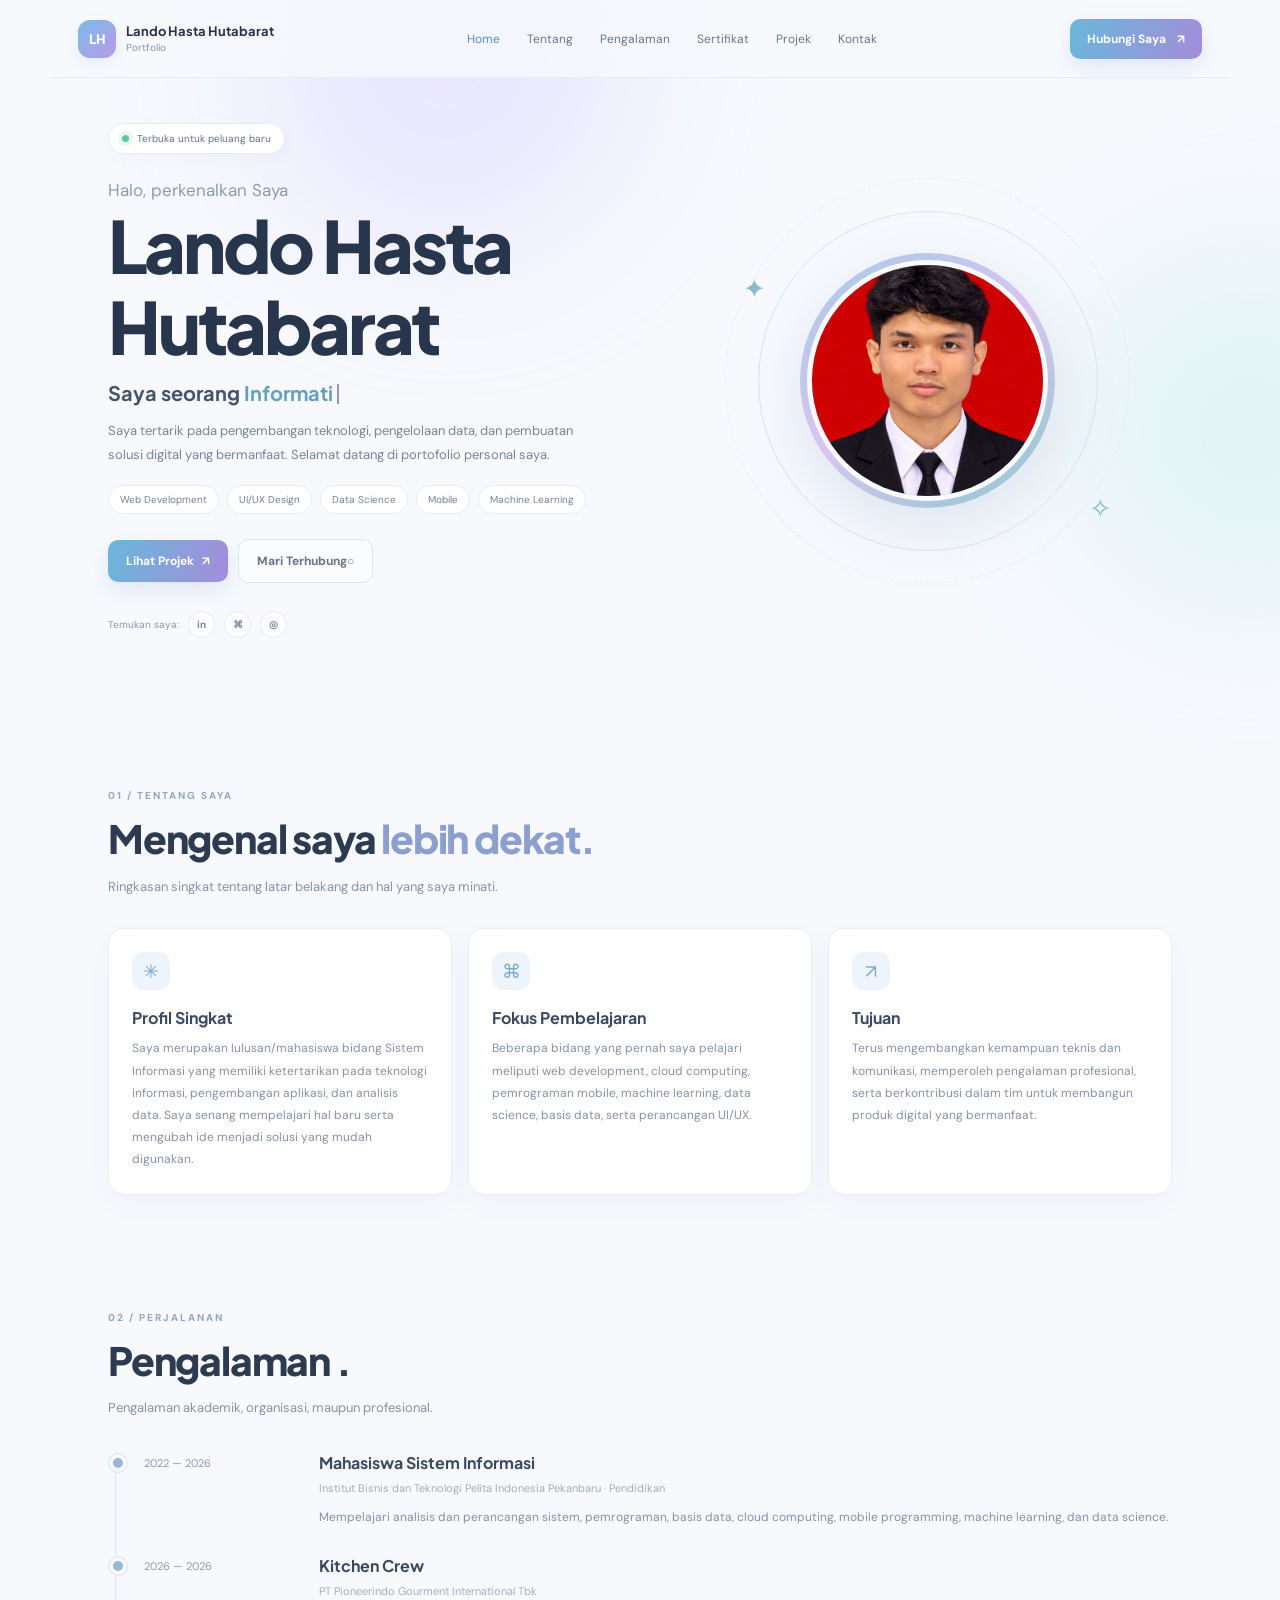
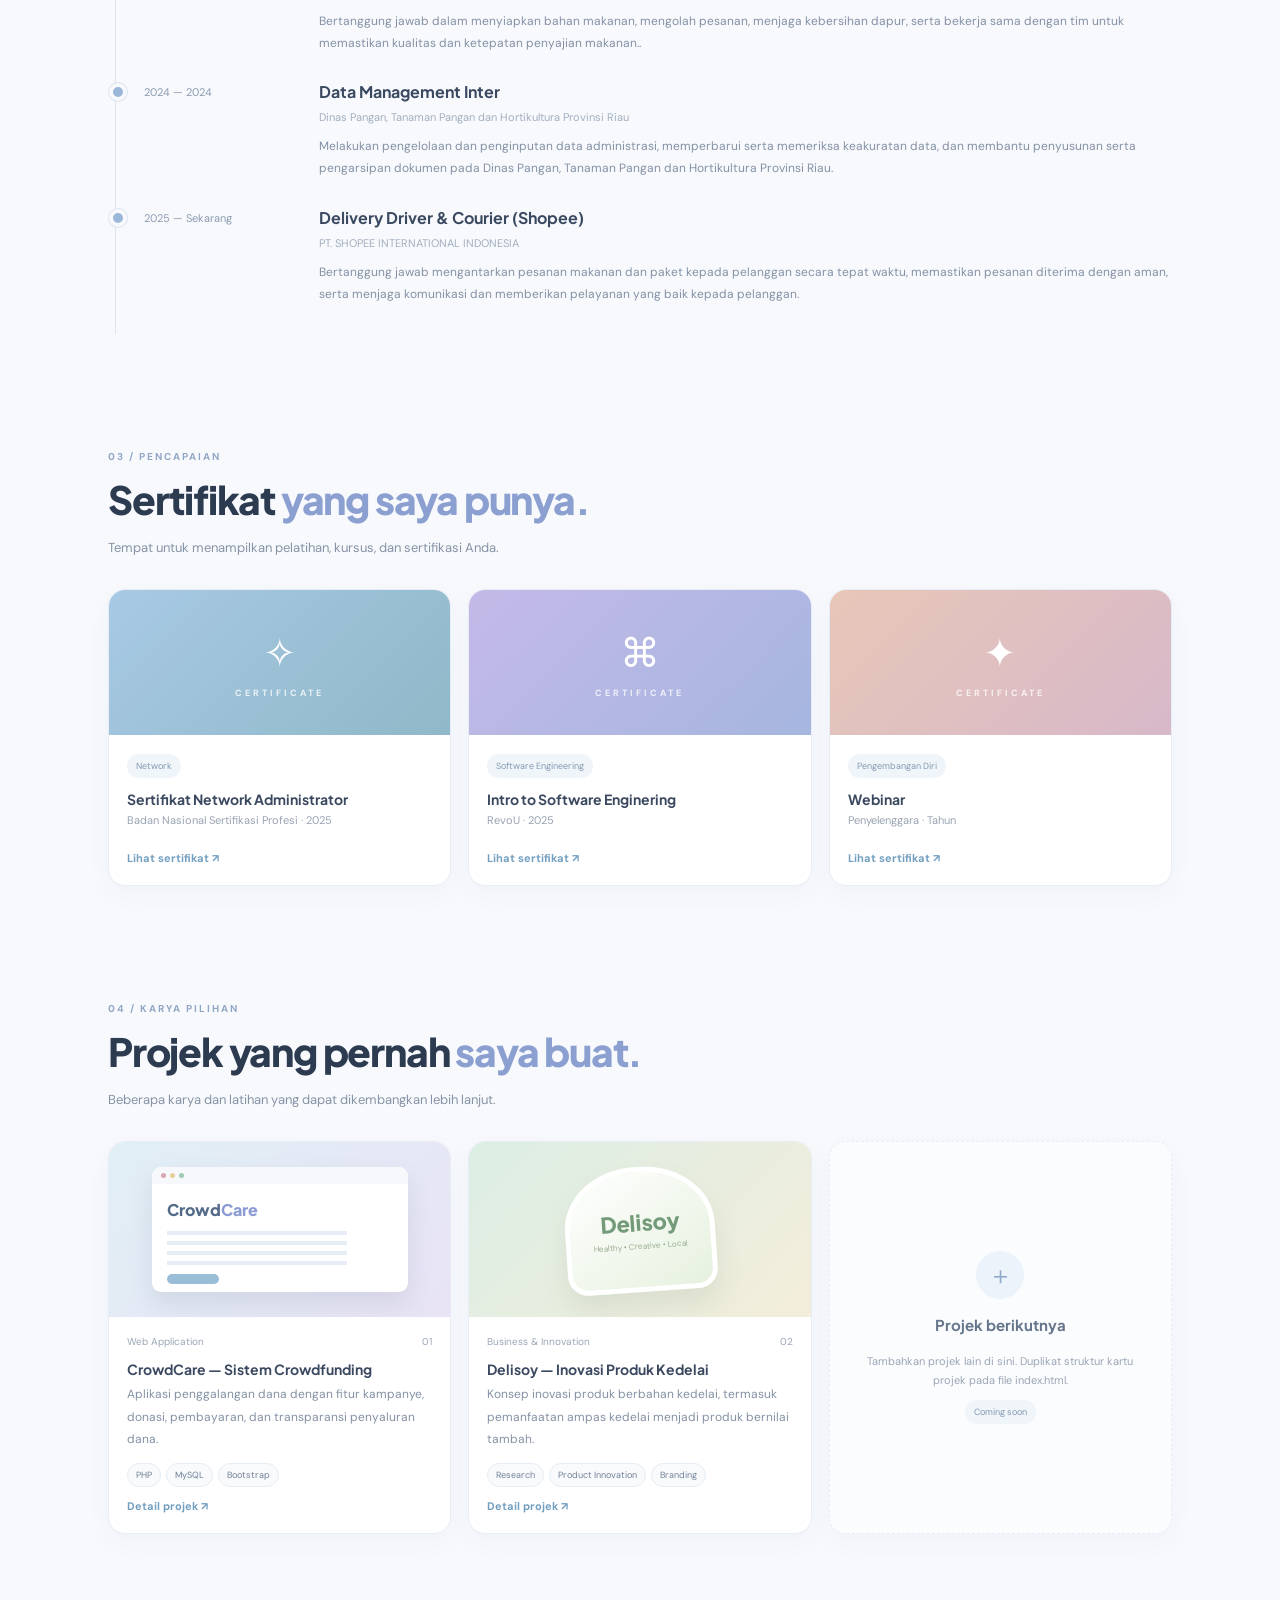
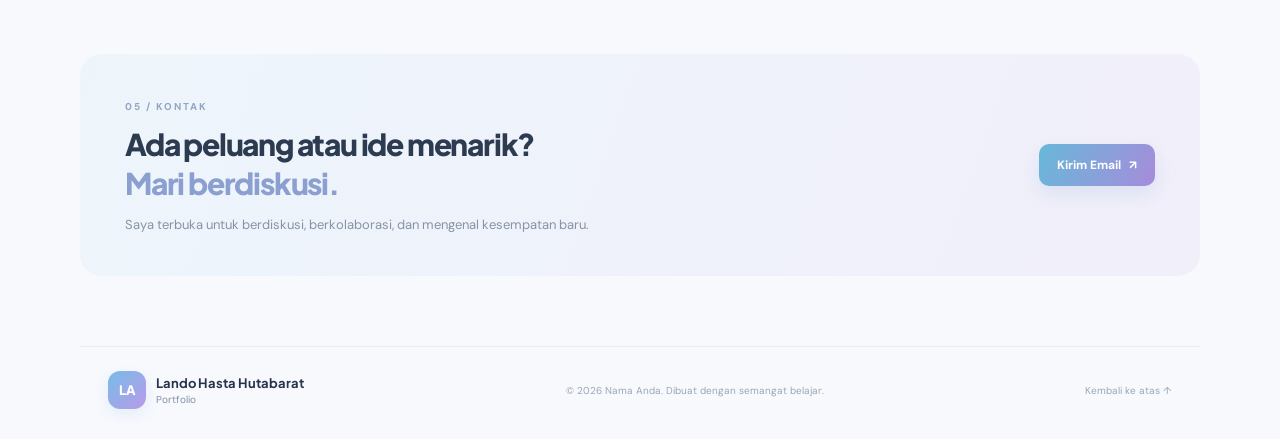
<file: index.html>
<!DOCTYPE html>
<html lang="id">

<head>
  <meta charset="UTF-8">
  <meta name="viewport" content="width=device-width, initial-scale=1.0">
  <meta name="description" content="Portofolio personal — profil, pengalaman, sertifikat, dan proyek.">
  <title>Portofolio | Nama Anda</title>
  <link rel="preconnect" href="https://fonts.googleapis.com">
  <link rel="preconnect" href="https://fonts.gstatic.com" crossorigin>
  <link
    href="https://fonts.googleapis.com/css2?family=DM+Sans:wght@400;500;600;700&family=Plus+Jakarta+Sans:wght@400;500;600;700;800&display=swap"
    rel="stylesheet">
  <link rel="stylesheet" href="style.css">
</head>

<body>
  <div class="ambient ambient-one"></div>
  <div class="ambient ambient-two"></div>
  <header class="topbar">
    <a class="brand" href="#home" aria-label="Beranda">
      <span class="brand-mark">LH</span><span><b>Lando Hasta Hutabarat</b><small>Portfolio</small></span>
    </a>
    <button class="menu-toggle" id="menuToggle" aria-label="Buka menu">☰</button>
    <nav id="navMenu">
      <a href="#home" class="active">Home</a><a href="#about">Tentang</a><a href="#experience">Pengalaman</a>
      <a href="#certificates">Sertifikat</a><a href="#projects">Projek</a><a href="#contact">Kontak</a>
    </nav>
    <a class="hire-btn" href="#contact">Hubungi Saya <span>↗</span></a>
  </header>

  <main>
    <section class="hero section" id="home">
      <div class="hero-copy">
        <div class="availability"><span></span> Terbuka untuk peluang baru</div>
        <p class="eyebrow">Halo, perkenalkan Saya</p>
        <h1>Lando Hasta Hutabarat </h1>
        <h2>Saya seorang <span class="typed" id="typedText">Information Systems Graduate</span><i class="cursor"></i>
        </h2>
        <p class="intro">Saya tertarik pada pengembangan teknologi, pengelolaan data, dan pembuatan solusi digital yang
          bermanfaat. Selamat datang di portofolio personal saya.</p>
        <div class="skill-list">
          <span>Web Development</span><span>UI/UX Design</span><span>Data Science</span><span>Mobile</span><span>Machine
            Learning</span>
        </div>
        <div class="hero-actions"><a class="primary-btn" href="#projects">Lihat Projek <span>↗</span></a><a
            class="secondary-btn" href="#contact">Mari Terhubung <span>○</span></a></div>
        <div class="social-row"><span>Temukan saya:</span><a href="#" aria-label="LinkedIn">in</a><a href="#"
            aria-label="GitHub">⌘</a><a href="#" aria-label="Instagram">◎</a></div>
      </div>
      <div class="hero-visual">
        <div class="orbit orbit-a"></div>
        <div class="orbit orbit-b"></div>
        <div class="profile-ring">
          <img src="assets/profile.png" alt="Foto Profil Saya" class="profile-photo">
        </div>


        <span class="sparkle sparkle-one">✦</span><span class="sparkle sparkle-two">✧</span>
      </div>
    </section>

    <section class="section content-section" id="about">
      <div class="section-heading"><span class="section-kicker">01 / TENTANG SAYA</span>
        <h2>Mengenal saya <span>lebih dekat.</span></h2>
        <p>Ringkasan singkat tentang latar belakang dan hal yang saya minati.</p>
      </div>
      <div class="about-grid">
        <article class="about-card">
          <div class="icon-box">✳</div>
          <h3>Profil Singkat</h3>
          <p>Saya merupakan lulusan/mahasiswa bidang Sistem Informasi yang memiliki ketertarikan pada teknologi
            informasi, pengembangan aplikasi, dan analisis data. Saya senang mempelajari hal baru serta mengubah ide
            menjadi solusi yang mudah digunakan.</p>
        </article>
        <article class="about-card">
          <div class="icon-box">⌘</div>
          <h3>Fokus Pembelajaran</h3>
          <p>Beberapa bidang yang pernah saya pelajari meliputi web development, cloud computing, pemrograman mobile,
            machine learning, data science, basis data, serta perancangan UI/UX.</p>
        </article>
        <article class="about-card">
          <div class="icon-box">↗</div>
          <h3>Tujuan</h3>
          <p>Terus mengembangkan kemampuan teknis dan komunikasi, memperoleh pengalaman profesional, serta berkontribusi
            dalam tim untuk membangun produk digital yang bermanfaat.</p>
        </article>
      </div>
    </section>

    <section class="section content-section" id="experience">
      <div class="section-heading"><span class="section-kicker">02 / PERJALANAN</span>
        <h2>Pengalaman .</span></h2>
        <p>Pengalaman akademik, organisasi, maupun profesional.</p>
      </div>
      <div class="timeline">
        <article class="timeline-item">
          <div class="timeline-date">2022 — 2026</div>
          <div class="timeline-body">
            <h3>Mahasiswa Sistem Informasi</h3>
            <p class="muted">Institut Bisnis dan Teknologi Pelita Indonesia Pekanbaru · Pendidikan</p>
            <p>Mempelajari analisis dan perancangan sistem, pemrograman, basis data, cloud computing, mobile
              programming, machine learning, dan data science.</p>
          </div>
        </article>
        <article class="timeline-item">
          <div class="timeline-date">2026 — 2026</div>
          <div class="timeline-body">
            <h3> Kitchen Crew</h3>
            <p class="muted">PT Pioneerindo Gourment International Tbk</p>
            <p>Bertanggung jawab dalam menyiapkan bahan makanan, mengolah pesanan, menjaga kebersihan dapur, serta
              bekerja sama dengan tim untuk memastikan kualitas dan ketepatan penyajian makanan..</p>
          </div>
        </article>
        <article class="timeline-item">
          <div class="timeline-date">2024 — 2024</div>
          <div class="timeline-body">
            <h3>Data Management Inter</h3>
            <p class="muted">Dinas Pangan, Tanaman Pangan dan Hortikultura Provinsi Riau </p>
            <p>Melakukan pengelolaan dan penginputan data administrasi, memperbarui serta memeriksa keakuratan data, dan
              membantu penyusunan serta pengarsipan dokumen pada Dinas Pangan, Tanaman Pangan dan Hortikultura Provinsi
              Riau.</p>
          </div>
        </article>
        <article class="timeline-item">
          <div class="timeline-date">2025 — Sekarang</div>
          <div class="timeline-body">
            <h3>Delivery Driver & Courier (Shopee)</h3>
            <p class="muted">PT. SHOPEE INTERNATIONAL INDONESIA</p>
            <p>Bertanggung jawab mengantarkan pesanan makanan dan paket kepada pelanggan secara tepat waktu, memastikan
              pesanan diterima dengan aman, serta menjaga komunikasi dan memberikan pelayanan yang baik kepada
              pelanggan.</p>
          </div>
        </article>
      </div>
    </section>

    <section class="section content-section" id="certificates">
      <div class="section-heading"><span class="section-kicker">03 / PENCAPAIAN</span>
        <h2>Sertifikat <span>yang saya punya.</span></h2>
        <p>Tempat untuk menampilkan pelatihan, kursus, dan sertifikasi Anda.</p>
      </div>
      <div class="certificate-grid">
        <article class="certificate-card">
          <div class="certificate-art art-blue">✧<small>CERTIFICATE</small></div>
          <div class="certificate-info"><span class="tag">Network</span>
            <h3>Sertifikat Network Administrator</h3>
            <p>Badan Nasional Sertifikasi Profesi · 2025</p><a href="https://raw.githubusercontent.com/barat31/my_repository_portfolio/refs/heads/main/assets/Bnsp.PNG" target="_blank" class="text-link">
              Lihat sertifikat ↗
            </a>
          </div>
        </article>
        <article class="certificate-card">
          <div class="certificate-art art-lilac">⌘<small>CERTIFICATE</small></div>
          <div class="certificate-info"><span class="tag">Software Engineering</span>
            <h3>Intro to Software Enginering</h3>
            <p>RevoU · 2025</p><a href="https://github.com/barat31/my_repository_portfolio/blob/main/assets/sertifikat_revou.PNG?raw=true" target="_blank" class="text-link">
              Lihat sertifikat ↗
            </a>
          </div>
        </article>
        <article class="certificate-card">
          <div class="certificate-art art-peach">✦<small>CERTIFICATE</small></div>
          <div class="certificate-info"><span class="tag">Pengembangan Diri</span>
            <h3>Webinar </h3>
            <p>Penyelenggara · Tahun</p><a href="https://github.com/barat31/my_repository_portfolio/blob/main/assets/webinar.PNG?raw=true" target="_blank" class="text-link">
              Lihat sertifikat ↗
            </a>
          </div>
        </article>
      </div>
    </section>

    <section class="section content-section" id="projects">
      <div class="section-heading"><span class="section-kicker">04 / KARYA PILIHAN</span>
        <h2>Projek yang pernah <span>saya buat.</span></h2>
        <p>Beberapa karya dan latihan yang dapat dikembangkan lebih lanjut.</p>
      </div>
      <div class="project-grid">
        <article class="project-card">
          <div class="project-preview preview-crowd">
            <div class="mock-browser">
              <div class="mock-top"><i></i><i></i><i></i></div>
              <div class="mock-content">
                <b>Crowd<span>Care</span></b>
                <div class="mock-lines"></div>
                <div class="mock-button"></div>
              </div>
            </div>
          </div>

          <div class="project-info">
            <div class="project-meta">
              <span>Web Application</span>
              <span>01</span>
            </div>

            <h3>CrowdCare — Sistem Crowdfunding</h3>

            <p>
              Aplikasi penggalangan dana dengan fitur kampanye,
              donasi, pembayaran, dan transparansi penyaluran dana.
            </p>

            <div class="tech-list">
              <span>PHP</span>
              <span>MySQL</span>
              <span>Bootstrap</span>
            </div>

            <a href="crowdcare.html" class="text-link">
              Detail projek ↗
            </a>
          </div>
        </article>

        <article class="project-card">
          <div class="project-preview preview-delisoy">
            <div class="food-shape"><span>Delisoy</span><small>Healthy • Creative • Local</small></div>
          </div>
          <div class="project-info">
            <div class="project-meta"><span>Business & Innovation</span><span>02</span></div>
            <h3>Delisoy — Inovasi Produk Kedelai</h3>
            <p>Konsep inovasi produk berbahan kedelai, termasuk pemanfaatan ampas kedelai menjadi produk bernilai
              tambah.</p>
            <div class="tech-list"><span>Research</span><span>Product Innovation</span><span>Branding</span></div><a
              href="delisoy.html" class="text-link">
              Detail projek ↗
            </a>
          </div>
        </article>
        <article class="project-card add-project">
          <div class="add-symbol">＋</div>
          <h3>Projek berikutnya</h3>
          <p>Tambahkan projek lain di sini. Duplikat struktur kartu projek pada file index.html.</p><span
            class="tag">Coming soon</span>
        </article>
      </div>
    </section>

    <section class="section contact-section" id="contact">
      <div><span class="section-kicker">05 / KONTAK</span>
        <h2>Ada peluang atau ide menarik?<br><span>Mari berdiskusi.</span></h2>
        <p>Saya terbuka untuk berdiskusi, berkolaborasi, dan mengenal kesempatan baru.</p>
      </div>
      <a class="primary-btn" href="mailto:landobarat31@gmail.com">Kirim Email <span>↗</span></a>
    </section>
  </main>
  <footer><a class="brand" href="#home"><span class="brand-mark">LA</span><span><b>Lando Hasta
          Hutabarat</b><small>Portfolio</small></span></a>
    <p>© <span id="year"></span> Nama Anda. Dibuat dengan semangat belajar.</p><a href="#home" class="back-top">Kembali
      ke atas ↑</a>
  </footer>
  <script src="script.js"></script>

</body>

</html>
</file>
<file: style.css>
* {
    box-sizing: border-box
}

html {
    scroll-behavior: smooth;
    scroll-padding-top: 90px
}

body {
    margin: 0;
    background: #f7f9fd;
    color: #26334a;
    font-family: "DM Sans", sans-serif;
    overflow-x: hidden
}

a {
    color: inherit;
    text-decoration: none
}

.ambient {
    position: absolute;
    z-index: -1;
    filter: blur(75px);
    border-radius: 50%;
    opacity: .45;
    pointer-events: none
}

.ambient-one {
    width: 380px;
    height: 380px;
    background: #d9d2ff;
    top: -130px;
    left: 20%
}

.ambient-two {
    width: 360px;
    height: 360px;
    background: #c9edee;
    top: 250px;
    right: -150px
}

.topbar {
    height: 78px;
    max-width: 1180px;
    margin: auto;
    padding: 0 28px;
    display: flex;
    align-items: center;
    justify-content: space-between;
    gap: 25px;
    position: sticky;
    top: 0;
    z-index: 20;
    background: rgba(247, 249, 253, .82);
    backdrop-filter: blur(18px);
    border-bottom: 1px solid rgba(220, 228, 240, .6)
}

.brand {
    display: flex;
    align-items: center;
    gap: 10px;
    flex-shrink: 0
}

.brand-mark {
    width: 38px;
    height: 38px;
    border-radius: 12px;
    background: linear-gradient(135deg, #77bce7, #b99ae9);
    display: grid;
    place-items: center;
    color: white;
    font: 800 13px "Plus Jakarta Sans";
    box-shadow: 0 5px 15px #9ebde533
}

.brand b,
.brand small {
    display: block
}

.brand b {
    font: 700 13px "Plus Jakarta Sans"
}

.brand small {
    font-size: 10px;
    color: #8491a5;
    margin-top: 2px
}

.topbar nav {
    display: flex;
    gap: 27px;
    align-items: center
}

.topbar nav a {
    font-size: 12px;
    color: #68758a;
    transition: .2s
}

.topbar nav a:hover,
.topbar nav a.active {
    color: #568ebc
}

.hire-btn,
.primary-btn {
    background: linear-gradient(110deg, #68b8d9, #a58cdb);
    color: white;
    border-radius: 10px;
    padding: 12px 17px;
    font-size: 12px;
    font-weight: 700;
    box-shadow: 0 8px 20px #9eb9dc45
}

.hire-btn span,
.primary-btn span {
    margin-left: 8px
}

.menu-toggle {
    display: none;
    border: 0;
    background: #fff;
    color: #53657b;
    font-size: 20px
}

.section {
    max-width: 1120px;
    margin: auto;
    padding-left: 28px;
    padding-right: 28px
}

.hero {
    min-height: 600px;
    display: grid;
    grid-template-columns: 1.05fr .95fr;
    align-items: center;
    gap: 35px;
    padding-top: 45px;
    padding-bottom: 65px
}

.availability {
    display: inline-flex;
    align-items: center;
    gap: 8px;
    background: #fff;
    border: 1px solid #e8edf5;
    border-radius: 30px;
    padding: 8px 13px;
    color: #617187;
    font-size: 10px;
    box-shadow: 0 5px 18px #344d6b08
}

.availability span {
    width: 7px;
    height: 7px;
    border-radius: 50%;
    background: #60c8a3;
    box-shadow: 0 0 0 4px #60c8a322
}

.eyebrow {
    color: #8d9bb0;
    margin: 25px 0 4px;
    font-size: 17px
}

.hero h1 {
    font: 800 clamp(48px, 6vw, 72px)/1.12 "Plus Jakarta Sans";
    letter-spacing: -3px;
    margin: 0;
    color: #28364d
}

.hero h1 span {
    color: #83a9d7
}

.hero h2 {
    font: 700 20px "Plus Jakarta Sans";
    margin: 14px 0;
    color: #44536a
}

.hero h2 span {
    color: #639fbe
}

.cursor {
    display: inline-block;
    width: 2px;
    height: 20px;
    background: #9b8cda;
    margin-left: 4px;
    vertical-align: -3px;
    animation: blink 1s infinite
}

@keyframes blink {
    50% {
        opacity: 0
    }
}

.intro {
    max-width: 490px;
    color: #77859a;
    font-size: 13px;
    line-height: 1.85
}

.skill-list,
.tech-list {
    display: flex;
    flex-wrap: wrap;
    gap: 8px;
    margin: 18px 0 25px
}

.skill-list span,
.tech-list span {
    background: #fff;
    border: 1px solid #e7edf5;
    border-radius: 20px;
    padding: 7px 11px;
    font-size: 10px;
    color: #718198
}

.hero-actions {
    display: flex;
    gap: 10px;
    align-items: center
}

.primary-btn,
.secondary-btn {
    display: inline-flex;
    align-items: center;
    justify-content: center;
    padding: 13px 18px;
    border-radius: 10px;
    font-size: 12px;
    font-weight: 700
}

.secondary-btn {
    border: 1px solid #dce4ef;
    color: #64748a;
    background: #ffffff99
}

.social-row {
    display: flex;
    align-items: center;
    gap: 9px;
    margin-top: 28px;
    color: #8a96a8;
    font-size: 10px
}

.social-row a {
    width: 27px;
    height: 27px;
    border: 1px solid #e4eaf2;
    border-radius: 50%;
    display: grid;
    place-items: center;
    color: #74849a;
    font-weight: 700;
    background: #fff
}

.hero-visual {
    height: 420px;
    position: relative;
    display: grid;
    place-items: center
}

.profile-ring {
    width: 255px;
    height: 255px;
    border-radius: 50%;
    padding: 7px;
    background: linear-gradient(145deg, #a8c9e9, #d8c5ef, #8bc9cf);
    box-shadow: 0 20px 60px #9aaccb44;
    z-index: 2
}

.profile-placeholder {
    width: 100%;
    height: 100%;
    border-radius: 50%;
    background: linear-gradient(145deg, #eaf1fa, #dce8f0);
    display: flex;
    align-items: center;
    justify-content: center;
    flex-direction: column;
    color: #91a9c1;
    border: 5px solid #f8fbff
}

.profile-placeholder span {
    font: 800 54px "Plus Jakarta Sans";
    color: #8ba8c9
}

.profile-placeholder small {
    font-size: 10px;
    margin-top: 4px
}

.orbit {
    position: absolute;
    border: 1px solid #dce5f1;
    border-radius: 50%;
    width: 340px;
    height: 340px
}

.orbit-b {
    width: 405px;
    height: 405px;
    border-style: dashed;
    opacity: .7
}

.float-card {
    position: absolute;
    background: #fff;
    border: 1px solid #e9edf4;
    border-radius: 13px;
    box-shadow: 0 15px 35px #435a7714;
    z-index: 3
}

.code-card {
    top: 45px;
    right: 0;
    width: 205px;
    padding: 14px 15px;
    color: #71819a;
    font: 10px/1.8 monospace
}

.window-dots {
    display: flex;
    gap: 5px;
    margin-bottom: 9px
}

.window-dots i {
    width: 7px;
    height: 7px;
    border-radius: 50%;
    background: #f28f9d
}

.window-dots i:nth-child(2) {
    background: #f4ca78
}

.window-dots i:nth-child(3) {
    background: #81c9a9
}

.code-card p {
    margin: 0
}

.code-card p span {
    color: #a28bd7
}

.code-card b {
    color: #69a9a9
}

.code-card em {
    color: #d29b74;
    font-style: normal
}

.indent {
    padding-left: 12px
}

.stat-card {
    padding: 12px 16px;
    min-width: 85px
}

.stat-card strong {
    font: 800 24px "Plus Jakarta Sans";
    color: #8f86d1;
    display: block
}

.stat-card strong span {
    color: #8ec4c7
}

.stat-card small {
    font-size: 10px;
    color: #8a97a9
}

.stat-project {
    left: 2px;
    bottom: 60px
}

.stat-year {
    right: 18px;
    bottom: 105px
}

.sparkle {
    position: absolute;
    color: #8abacb;
    font-size: 27px
}

.sparkle-one {
    top: 100px;
    left: 60px
}

.sparkle-two {
    bottom: 65px;
    right: 60px
}

.content-section {
    padding-top: 80px;
    padding-bottom: 30px
}

.section-heading {
    margin-bottom: 30px
}

.section-kicker {
    font-size: 10px;
    font-weight: 700;
    letter-spacing: 2px;
    color: #91a6c4
}

.section-heading h2,
.contact-section h2 {
    font: 800 clamp(27px, 3.5vw, 39px)/1.3 "Plus Jakarta Sans";
    letter-spacing: -1.2px;
    margin: 10px 0;
    color: #2d3b51
}

.section-heading h2 span,
.contact-section h2 span {
    color: #8b9fd0
}

.section-heading>p,
.contact-section p {
    font-size: 13px;
    color: #8793a6;
    line-height: 1.8;
    margin: 0
}

.about-grid {
    display: grid;
    grid-template-columns: repeat(3, 1fr);
    gap: 16px
}

.about-card {
    background: #fff;
    border: 1px solid #e9eef5;
    border-radius: 17px;
    padding: 23px;
    box-shadow: 0 9px 28px #3d56700a
}

.icon-box {
    width: 38px;
    height: 38px;
    border-radius: 12px;
    background: #edf4fb;
    color: #7ca8cb;
    display: grid;
    place-items: center;
    font-size: 19px
}

.about-card h3,
.timeline-body h3,
.certificate-info h3,
.project-info h3 {
    font: 700 16px "Plus Jakarta Sans";
    margin: 17px 0 9px;
    color: #3b4960
}

.about-card p,
.timeline-body p,
.project-info p {
    font-size: 12px;
    line-height: 1.85;
    color: #8491a4;
    margin: 0
}

.timeline {
    border-left: 1px solid #dce5f0;
    margin-left: 7px;
    padding: 2px 0 2px 28px
}

.timeline-item {
    position: relative;
    display: grid;
    grid-template-columns: 150px 1fr;
    gap: 25px;
    padding: 0 0 27px
}

.timeline-item:before {
    content: "";
    position: absolute;
    width: 10px;
    height: 10px;
    border-radius: 50%;
    background: #9ab7d8;
    border: 4px solid #f7f9fd;
    left: -35px;
    top: 2px;
    box-shadow: 0 0 0 1px #dce5f0
}

.timeline-date {
    font-size: 11px;
    color: #8c9bb0;
    padding-top: 4px
}

.timeline-body h3 {
    margin: 0 0 5px
}

.timeline-body .muted {
    color: #a2aebe;
    font-size: 11px;
    margin-bottom: 8px
}

.certificate-grid,
.project-grid {
    display: grid;
    grid-template-columns: repeat(3, 1fr);
    gap: 17px
}

.certificate-card,
.project-card {
    background: #fff;
    border: 1px solid #e8edf5;
    border-radius: 17px;
    overflow: hidden;
    box-shadow: 0 8px 26px #3d56700a
}

.certificate-art {
    height: 145px;
    display: flex;
    align-items: center;
    justify-content: center;
    flex-direction: column;
    font-size: 40px;
    color: #fff
}

.certificate-art small {
    font: 700 9px "DM Sans";
    letter-spacing: 3px;
    margin-top: 8px;
    opacity: .8
}

.art-blue {
    background: linear-gradient(135deg, #a8c9e4, #8fb8c8)
}

.art-lilac {
    background: linear-gradient(135deg, #c4b9e8, #a5b6df)
}

.art-peach {
    background: linear-gradient(135deg, #e8c7b8, #d7b8c9)
}

.certificate-info,
.project-info {
    padding: 18px
}

.tag {
    display: inline-block;
    border-radius: 20px;
    background: #f0f5fa;
    color: #8298b1;
    padding: 6px 9px;
    font-size: 9px
}

.certificate-info h3,
.project-info h3 {
    font-size: 14px;
    margin: 12px 0 5px
}

.certificate-info p {
    font-size: 11px;
    color: #98a3b2;
    margin: 0 0 12px
}

.text-link {
    display: inline-block;
    color: #729fc0;
    font-size: 11px;
    font-weight: 700;
    margin-top: 12px
}

.project-preview {
    height: 175px;
    display: grid;
    place-items: center;
    overflow: hidden
}

.preview-crowd {
    background: linear-gradient(135deg, #e1eff6, #e8e3f5)
}

.mock-browser {
    width: 75%;
    height: 125px;
    background: #fff;
    border-radius: 9px;
    box-shadow: 0 12px 25px #52647b22;
    overflow: hidden
}

.mock-top {
    height: 17px;
    background: #f6f8fb;
    display: flex;
    align-items: center;
    gap: 4px;
    padding-left: 9px
}

.mock-top i {
    width: 5px;
    height: 5px;
    border-radius: 50%;
    background: #d8a8b3
}

.mock-top i:nth-child(2) {
    background: #e5d09a
}

.mock-top i:nth-child(3) {
    background: #9bcbb4
}

.mock-content {
    padding: 15px
}

.mock-content>b {
    font: 800 16px "Plus Jakarta Sans";
    color: #536b88
}

.mock-content>b span {
    color: #8c9bd3
}

.mock-lines {
    height: 34px;
    width: 80%;
    margin-top: 10px;
    background: repeating-linear-gradient(to bottom, #e7edf4 0 4px, transparent 4px 10px)
}

.mock-button {
    width: 52px;
    height: 10px;
    background: #9abed7;
    border-radius: 5px;
    margin-top: 9px
}

.preview-delisoy {
    background: linear-gradient(135deg, #dceee5, #f3edda)
}

.food-shape {
    width: 150px;
    height: 125px;
    border-radius: 48% 48% 20px 20px;
    background: linear-gradient(145deg, #fff, #e6f1df);
    box-shadow: 0 15px 25px #66836a20;
    display: flex;
    align-items: center;
    justify-content: center;
    flex-direction: column;
    transform: rotate(-4deg);
    border: 5px solid #fff
}

.food-shape span {
    font: 800 22px "Plus Jakarta Sans";
    color: #739b7a
}

.food-shape small {
    font-size: 8px;
    color: #9aab91;
    margin-top: 5px
}

.project-meta {
    display: flex;
    justify-content: space-between;
    color: #9aa6b6;
    font-size: 10px
}

.project-info p {
    min-height: 65px
}

.tech-list {
    margin: 13px 0 0;
    gap: 5px
}

.tech-list span {
    font-size: 9px;
    padding: 5px 8px;
    background: #f8fafc
}

.add-project {
    min-height: 390px;
    display: flex;
    align-items: center;
    justify-content: center;
    flex-direction: column;
    text-align: center;
    padding: 25px;
    border-style: dashed;
    background: #fbfcfe
}

.add-symbol {
    width: 48px;
    height: 48px;
    border-radius: 50%;
    display: grid;
    place-items: center;
    background: #edf3fa;
    color: #91a9c8;
    font-size: 25px
}

.add-project h3 {
    font: 700 15px "Plus Jakarta Sans";
    color: #65758b;
    margin: 16px 0 7px
}

.add-project p {
    font-size: 11px;
    line-height: 1.7;
    color: #9aa6b6
}

.contact-section {
    margin-top: 90px;
    margin-bottom: 70px;
    padding: 40px 45px;
    border-radius: 22px;
    background: linear-gradient(110deg, #edf5fb, #f1effa);
    display: flex;
    align-items: center;
    justify-content: space-between;
    gap: 25px
}

.contact-section h2 {
    font-size: 30px
}

.contact-section .primary-btn {
    flex-shrink: 0
}

footer {
    max-width: 1120px;
    margin: auto;
    border-top: 1px solid #e8edf4;
    padding: 24px 28px 30px;
    display: flex;
    align-items: center;
    justify-content: space-between
}

footer p,
footer .back-top {
    font-size: 10px;
    color: #9aa6b6
}

.back-top {
    color: #789fc0
}
.profile-photo {
    width: 100%;
    height: 100%;
    object-fit: cover;
    object-position: center;
    border-radius: 50%;
    display: block;
    border: 5px solid #f8fbff;
}
.certificate-image {
    width: 100%;
    height: 180px;
    overflow: hidden;
    background: #f0f3f8;
    display: flex;
    align-items: center;
    justify-content: center;
}

.certificate-image img {
    width: 100%;
    height: 100%;
    object-fit: contain;
    display: block;
    transition: transform 0.3s ease;
}

.certificate-card:hover .certificate-image img {
    transform: scale(1.04);
}

@media(max-width:850px) {
    .topbar nav {
        gap: 14px
    }

    .topbar nav a {
        font-size: 11px
    }

    .hero {
        grid-template-columns: 1fr .85fr
    }

    .code-card {
        right: -5px;
        width: 175px
    }

    .profile-ring {
        width: 220px;
        height: 220px
    }

    .orbit {
        width: 300px;
        height: 300px
    }

    .orbit-b {
        width: 350px;
        height: 350px
    }

    .certificate-grid,
    .project-grid {
        grid-template-columns: repeat(2, 1fr)
    }
}

@media(max-width:650px) {
    .topbar {
        height: 68px;
        padding: 0 18px
    }

    .menu-toggle {
        display: block;
        margin-left: auto
    }

    .topbar nav {
        display: none;
        position: absolute;
        top: 68px;
        left: 12px;
        right: 12px;
        padding: 17px;
        background: #fff;
        border: 1px solid #e8edf5;
        border-radius: 14px;
        box-shadow: 0 12px 30px #42577318;
        flex-direction: column;
        align-items: flex-start;
        gap: 17px
    }

    .topbar nav.open {
        display: flex
    }

    .hire-btn {
        display: none
    }

    .section {
        padding-left: 20px;
        padding-right: 20px
    }

    .hero {
        grid-template-columns: 1fr;
        padding-top: 65px;
        gap: 5px
    }

    .hero-copy {
        order: 1
    }

    .hero-visual {
        order: 0;
        height: 330px
    }

    .profile-ring {
        width: 195px;
        height: 195px
    }

    .profile-placeholder span {
        font-size: 42px
    }

    .orbit {
        width: 260px;
        height: 260px
    }

    .orbit-b {
        width: 310px;
        height: 310px
    }

    .code-card {
        top: 15px;
        right: 0;
        width: 155px;
        font-size: 8px
    }

    .stat-project {
        left: 0;
        bottom: 35px
    }

    .stat-year {
        right: 0;
        bottom: 60px
    }

    .sparkle-one {
        left: 10px;
        top: 65px
    }

    .sparkle-two {
        right: 20px;
        bottom: 25px
    }

    .hero h1 {
        font-size: 54px
    }

    .hero h2 {
        font-size: 17px
    }

    .intro {
        font-size: 12px
    }

    .content-section {
        padding-top: 60px
    }

    .about-grid {
        grid-template-columns: 1fr
    }

    .timeline-item {
        grid-template-columns: 1fr;
        gap: 7px
    }

    .certificate-grid,
    .project-grid {
        grid-template-columns: 1fr
    }

    .project-info p {
        min-height: 0
    }

    .add-project {
        min-height: 240px
    }

    .contact-section {
        margin: 55px 20px;
        padding: 28px;
        display: block
    }

    .contact-section h2 {
        font-size: 25px
    }

    .contact-section .primary-btn {
        margin-top: 20px
    }

    footer {
        padding: 22px 20px;
        gap: 15px;
        flex-wrap: wrap
    }

    footer p {
        order: 3;
        width: 100%;
        margin: 0
    }

    .section-heading h2 {
        font-size: 29px
    }
}
</file>
